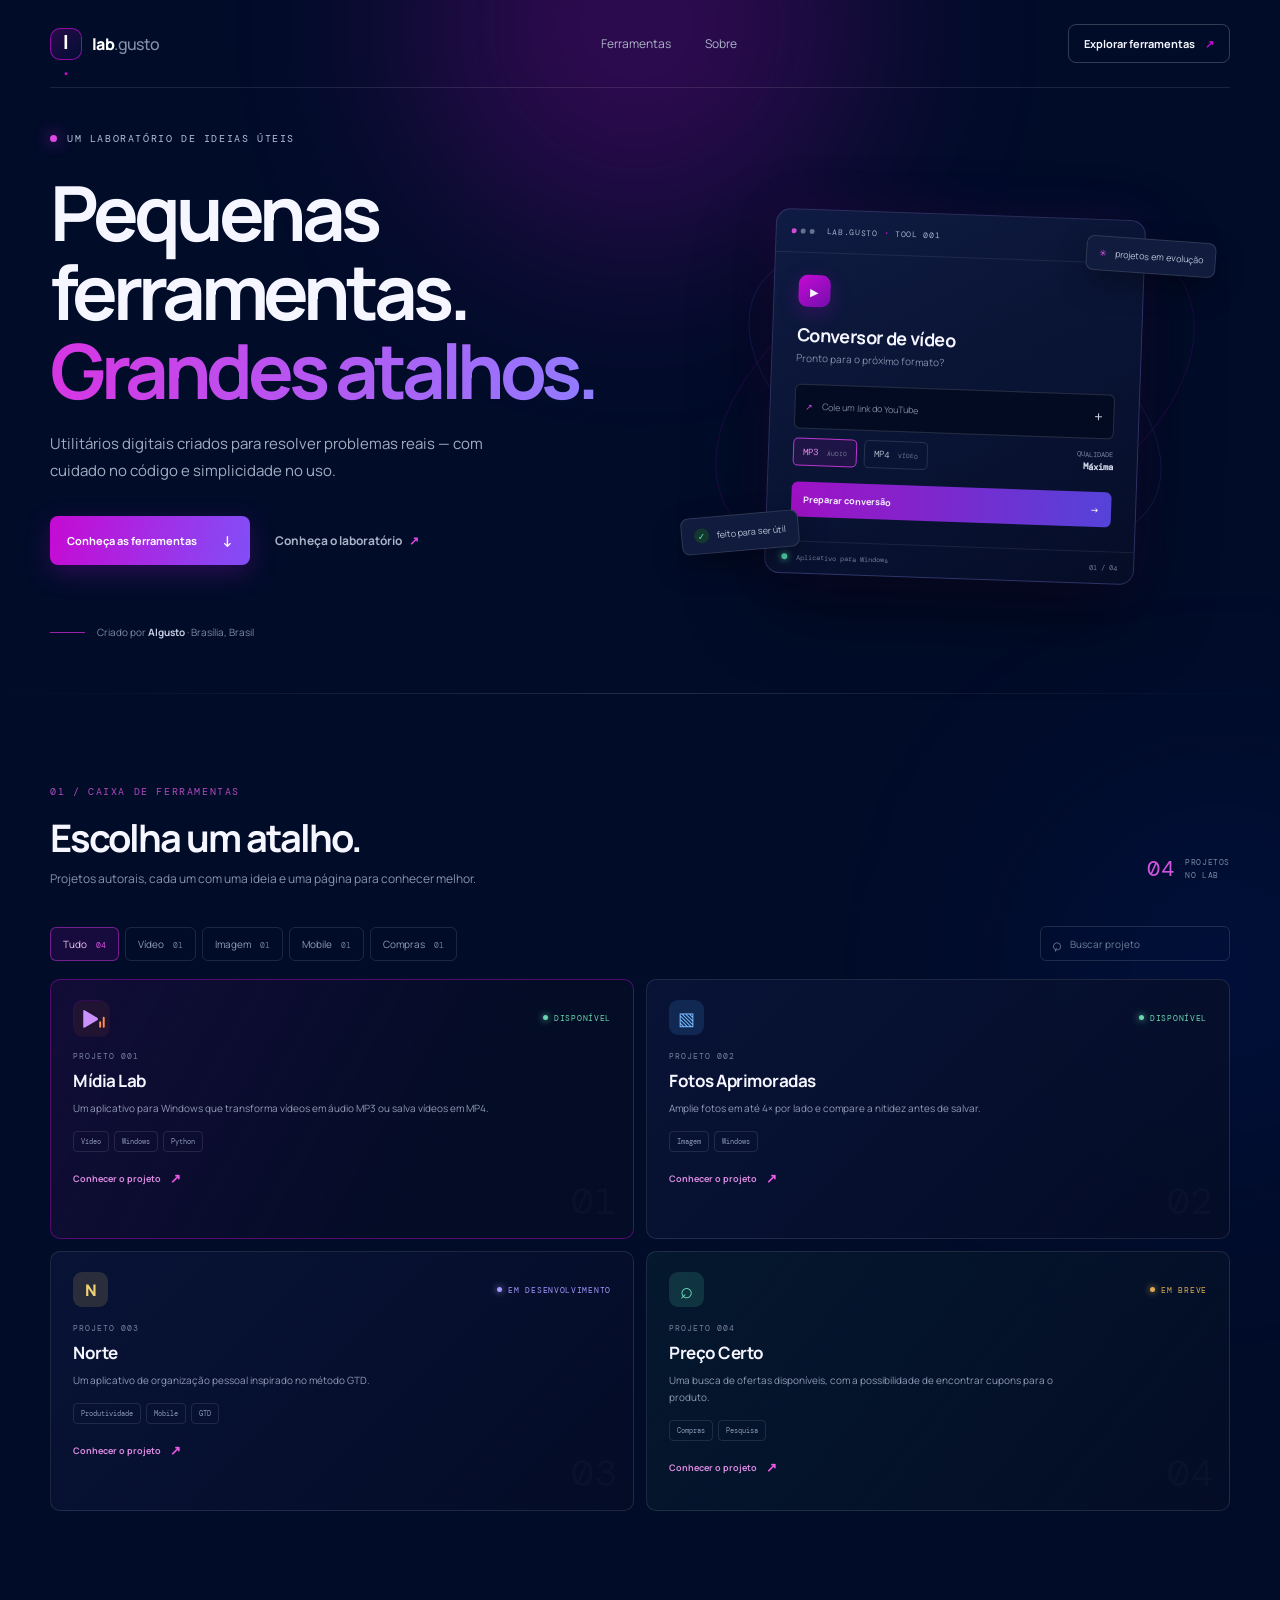
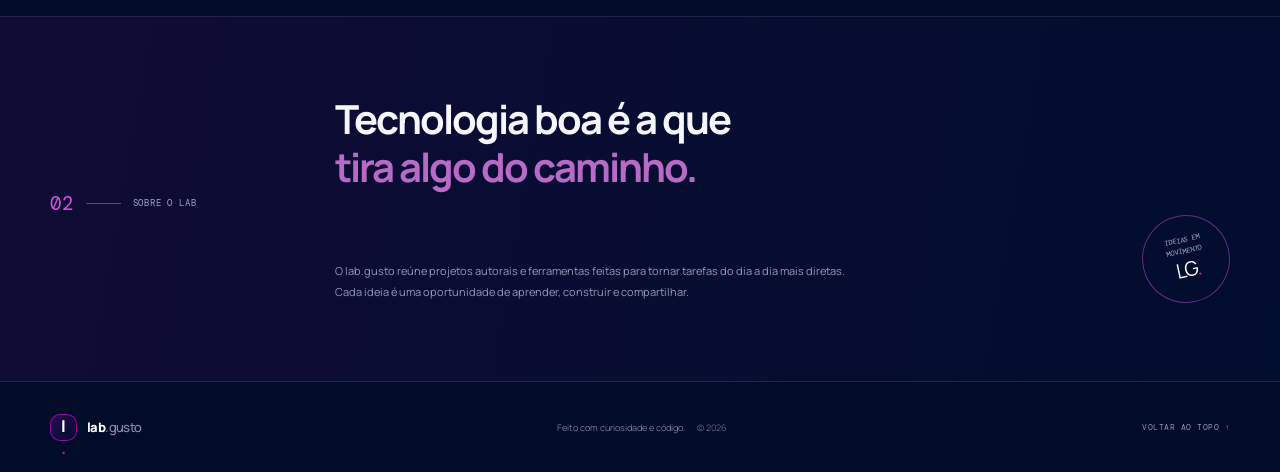
<file: index.html>
<!doctype html>
<html lang="pt-BR">
<head>
  <meta charset="utf-8" />
  <meta name="viewport" content="width=device-width, initial-scale=1" />
  <meta name="theme-color" content="#010C29" />
  <meta name="description" content="Ferramentas digitais úteis, criadas por Algusto. Conheça projetos e utilitários para o dia a dia." />
  <title>lab.gusto — ferramentas digitais</title>
  <link rel="preconnect" href="https://fonts.googleapis.com">
  <link rel="preconnect" href="https://fonts.gstatic.com" crossorigin>
  <link href="https://fonts.googleapis.com/css2?family=DM+Mono:wght@400;500&family=Manrope:wght@400;500;600;700;800&display=swap" rel="stylesheet">
  <link rel="stylesheet" href="styles.css" />
</head>
<body>
  <div class="ambient ambient-a"></div><div class="ambient ambient-b"></div>
  <header class="topbar wrap">
    <a class="brand" href="#inicio" aria-label="lab.gusto, início"><span class="brand-mark">l<span>.</span></span><span>lab<span class="brand-muted">.gusto</span></span></a>
    <nav class="nav-links" aria-label="Navegação principal">
      <a href="#ferramentas">Ferramentas</a><a href="#sobre">Sobre</a>
    </nav>
    <a class="header-cta" href="#ferramentas">Explorar ferramentas <span>↗</span></a>
  </header>

  <main>
    <section class="hero wrap" id="inicio">
      <div class="hero-copy">
        <div class="eyebrow"><span class="pulse"></span> UM LABORATÓRIO DE IDEIAS ÚTEIS</div>
        <h1>Pequenas ferramentas.<br><span>Grandes atalhos.</span></h1>
        <p class="hero-lede">Utilitários digitais criados para resolver problemas reais — com cuidado no código e simplicidade no uso.</p>
        <div class="hero-actions"><a class="button button-primary" href="#ferramentas">Conheça as ferramentas <span>↓</span></a><a class="text-link" href="#sobre">Conheça o laboratório <span>↗</span></a></div>
        <div class="hero-note"><span class="note-line"></span><span>Criado por <b>Algusto</b> · Brasília, Brasil</span></div>
      </div>
      <div class="hero-art" aria-label="Prévia de uma interface de ferramenta">
        <div class="orbit orbit-one"></div><div class="orbit orbit-two"></div>
        <div class="preview-card">
          <div class="preview-top"><div class="window-dots"><i></i><i></i><i></i></div><span class="preview-label">LAB.GUSTO <b>·</b> TOOL 001</span><span class="preview-more">•••</span></div>
          <div class="preview-inner"><div class="preview-icon">▶</div><div class="preview-title">Conversor de vídeo</div><div class="preview-sub">Pronto para o próximo formato?</div>
            <div class="preview-url"><span>↗</span> Cole um link do YouTube <span class="url-plus">+</span></div>
            <div class="format-row"><span class="format active">MP3 <small>ÁUDIO</small></span><span class="format">MP4 <small>VÍDEO</small></span><span class="format-quality">QUALIDADE<br><b>Máxima</b></span></div>
            <div class="preview-submit">Preparar conversão <span>→</span></div>
          </div>
          <div class="preview-foot"><span><i class="status-dot"></i> Aplicativo para Windows</span><span>01 / 04</span></div>
        </div>
        <div class="float-chip chip-top"><span>✳</span> projetos em evolução</div><div class="float-chip chip-bottom"><span class="chip-check">✓</span> feito para ser útil</div>
      </div>
      <div class="hero-gridline"></div>
    </section>

    <section class="tools-section wrap" id="ferramentas">
      <div class="section-heading"><div><div class="eyebrow section-eyebrow">01 / CAIXA DE FERRAMENTAS</div><h2>Escolha um atalho.</h2><p>Projetos autorais, cada um com uma ideia e uma página para conhecer melhor.</p></div><div class="tool-count"><span class="count-number">04</span><span>PROJETOS<br>NO LAB</span></div></div>
      <div class="tool-controls"><div class="filters" role="tablist" aria-label="Filtrar projetos"><button class="filter active" data-filter="todos">Tudo <span>04</span></button><button class="filter" data-filter="video">Vídeo <span>01</span></button><button class="filter" data-filter="imagem">Imagem <span>01</span></button><button class="filter" data-filter="mobile">Mobile <span>01</span></button><button class="filter" data-filter="compras">Compras <span>01</span></button></div><label class="search-box"><span>⌕</span><input id="search" type="search" placeholder="Buscar projeto" aria-label="Buscar projeto"></label></div>
      <div class="tool-grid" id="tool-grid">
        <a class="tool-card featured" href="projects/youtube-conversor.html" data-category="video" data-search="youtube mp3 mp4 vídeo conversor conversão baixar">
          <div class="card-top"><span class="tool-icon video-icon"><img src="projects/midia-lab.svg" width="38" height="38" alt=""></span><span class="availability"><i></i> DISPONÍVEL</span></div><div class="card-number">PROJETO 001</div><h3>Mídia Lab</h3><p>Um aplicativo para Windows que transforma vídeos em áudio MP3 ou salva vídeos em MP4.</p><div class="card-tags"><span>Vídeo</span><span>Windows</span><span>Python</span></div><span class="card-link">Conhecer o projeto <span>↗</span></span><span class="card-decoration">01</span>
        </a>
        <a class="tool-card" href="projects/fotos-aprimoradas.html" data-category="imagem" data-search="fotos aprimoradas imagem melhorar qualidade resolução">
          <div class="card-top"><span class="tool-icon photo-icon">▧</span><span class="availability"><i></i> DISPONÍVEL</span></div><div class="card-number">PROJETO 002</div><h3>Fotos Aprimoradas</h3><p>Amplie fotos em até 4× por lado e compare a nitidez antes de salvar.</p><div class="card-tags"><span>Imagem</span><span>Windows</span></div><span class="card-link">Conhecer o projeto <span>↗</span></span><span class="card-decoration">02</span>
        </a>
        <a class="tool-card" href="projects/norte.html" data-category="mobile" data-search="norte gtd produtividade aplicativo mobile tarefas projetos">
          <div class="card-top"><span class="tool-icon north-icon">N</span><span class="availability in-progress"><i></i> EM DESENVOLVIMENTO</span></div><div class="card-number">PROJETO 003</div><h3>Norte</h3><p>Um aplicativo de organização pessoal inspirado no método GTD.</p><div class="card-tags"><span>Produtividade</span><span>Mobile</span><span>GTD</span></div><span class="card-link">Conhecer o projeto <span>↗</span></span><span class="card-decoration">03</span>
        </a>
        <a class="tool-card price-card" href="projects/preco-certo.html" data-category="compras" data-search="preço certo preço produto estoque cupom desconto compras">
          <div class="card-top"><span class="tool-icon price-icon">⌕</span><span class="availability soon"><i></i> EM BREVE</span></div><div class="card-number">PROJETO 004</div><h3>Preço Certo</h3><p>Uma busca de ofertas disponíveis, com a possibilidade de encontrar cupons para o produto.</p><div class="card-tags"><span>Compras</span><span>Pesquisa</span></div><span class="card-link">Conhecer o projeto <span>↗</span></span><span class="card-decoration">04</span>
        </a>
      </div>
      <div class="empty-state" id="empty-state" hidden>Nenhuma ferramenta encontrada. Tente outro termo.</div>
    </section>

    <section class="about-section" id="sobre"><div class="wrap about-wrap"><div class="about-index"><span>02</span><span class="index-line"></span> SOBRE O LAB</div><div class="about-content"><h2>Tecnologia boa é a que<br><span>tira algo do caminho.</span></h2><div class="about-bottom"><p>O lab.gusto reúne projetos autorais e ferramentas feitas para tornar tarefas do dia a dia mais diretas. Cada ideia é uma oportunidade de aprender, construir e compartilhar.</p><div class="about-stamp"><span>IDEIAS EM<br> MOVIMENTO</span><b>LG<span>.</span></b></div></div></div></div></section>
  </main>

  <footer class="footer wrap"><a class="brand footer-brand" href="#inicio"><span class="brand-mark">l<span>.</span></span><span>lab<span class="brand-muted">.gusto</span></span></a><span class="footer-copy">Feito com curiosidade e código. <span>© 2026</span></span><a class="back-top" href="#inicio">VOLTAR AO TOPO ↑</a></footer>

  <script src="app.js"></script>
</body>
</html>
</file>
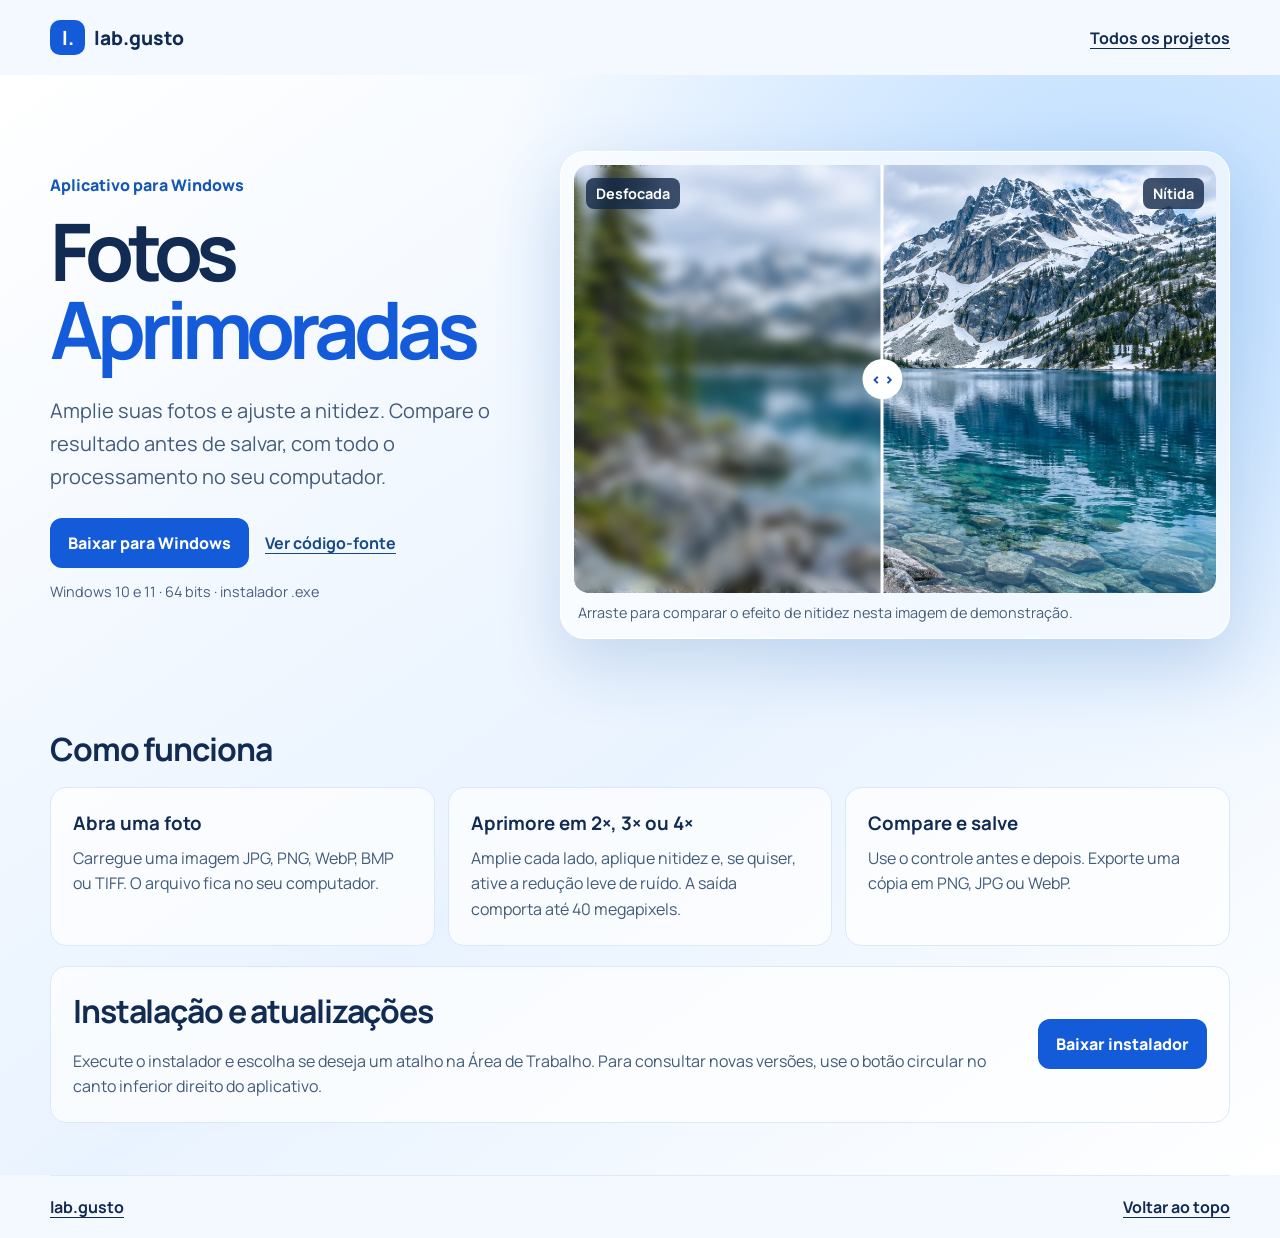
<file: projects/fotos-aprimoradas.html>
<!doctype html>
<html lang="pt-BR">
<head>
  <meta charset="utf-8">
  <meta name="viewport" content="width=device-width, initial-scale=1">
  <meta name="theme-color" content="#edf5ff">
  <meta name="description" content="Amplie suas fotos em até 4× por lado com o aplicativo para Windows do Lab Gusto.">
  <title>Fotos Aprimoradas — lab.gusto</title>
  <link rel="preconnect" href="https://fonts.googleapis.com">
  <link rel="preconnect" href="https://fonts.gstatic.com" crossorigin>
  <link href="https://fonts.googleapis.com/css2?family=Manrope:wght@400;500;600;700;800&display=swap" rel="stylesheet">
  <link rel="stylesheet" href="fotos.css">
  <script src="fotos.js" defer></script>
</head>
<body id="top">
  <header class="shell top">
    <a class="brand" href="../index.html#inicio" aria-label="Lab Gusto, início"><span class="brand-icon">l.</span> lab.gusto</a>
    <a href="../index.html#ferramentas">Todos os projetos</a>
  </header>
  <main>
    <section class="shell hero">
      <div class="intro">
        <p class="platform">Aplicativo para Windows</p>
        <h1>Fotos<br><span>Aprimoradas</span></h1>
        <p class="lede">Amplie suas fotos e ajuste a nitidez. Compare o resultado antes de salvar, com todo o processamento no seu computador.</p>
        <div class="actions">
          <a class="download" href="https://github.com/Algusto-RC/fotos-aprimoradas/releases/latest/download/labGusto-Fotos-Aprimoradas-Setup.exe">Baixar para Windows</a>
          <a class="source" href="https://github.com/Algusto-RC/fotos-aprimoradas">Ver código-fonte</a>
        </div>
        <p class="details">Windows 10 e 11 · 64 bits · instalador .exe</p>
      </div>
      <figure class="showcase" id="showcase">
        <div class="image-frame">
          <img src="fotos-demo.jpg" alt="Lago azul cercado por montanhas" width="1200" height="800">
          <img class="blurred" src="fotos-demo.jpg" alt="" aria-hidden="true" width="1200" height="800">
          <span class="comparison-tag before">Desfocada</span>
          <span class="comparison-tag after">Nítida</span>
          <span class="divider" aria-hidden="true"><span>‹ ›</span></span>
          <input id="comparison" type="range" min="0" max="100" value="48" aria-label="Comparar a foto desfocada com a foto nítida">
        </div>
        <figcaption>Arraste para comparar o efeito de nitidez nesta imagem de demonstração.</figcaption>
      </figure>
    </section>
    <section class="shell workflow" aria-labelledby="how">
      <h2 id="how">Como funciona</h2>
      <div class="features">
        <article><h3>Abra uma foto</h3><p>Carregue uma imagem JPG, PNG, WebP, BMP ou TIFF. O arquivo fica no seu computador.</p></article>
        <article><h3>Aprimore em 2×, 3× ou 4×</h3><p>Amplie cada lado, aplique nitidez e, se quiser, ative a redução leve de ruído. A saída comporta até 40 megapixels.</p></article>
        <article><h3>Compare e salve</h3><p>Use o controle antes e depois. Exporte uma cópia em PNG, JPG ou WebP.</p></article>
      </div>
      <div class="install"><div><h2>Instalação e atualizações</h2><p>Execute o instalador e escolha se deseja um atalho na Área de Trabalho. Para consultar novas versões, use o botão circular no canto inferior direito do aplicativo.</p></div><a class="download" href="https://github.com/Algusto-RC/fotos-aprimoradas/releases/latest/download/labGusto-Fotos-Aprimoradas-Setup.exe">Baixar instalador</a></div>
    </section>
  </main>
  <footer class="shell footer"><a href="../index.html#inicio">lab.gusto</a><a href="#top">Voltar ao topo</a></footer>
</body>
</html>
</file>
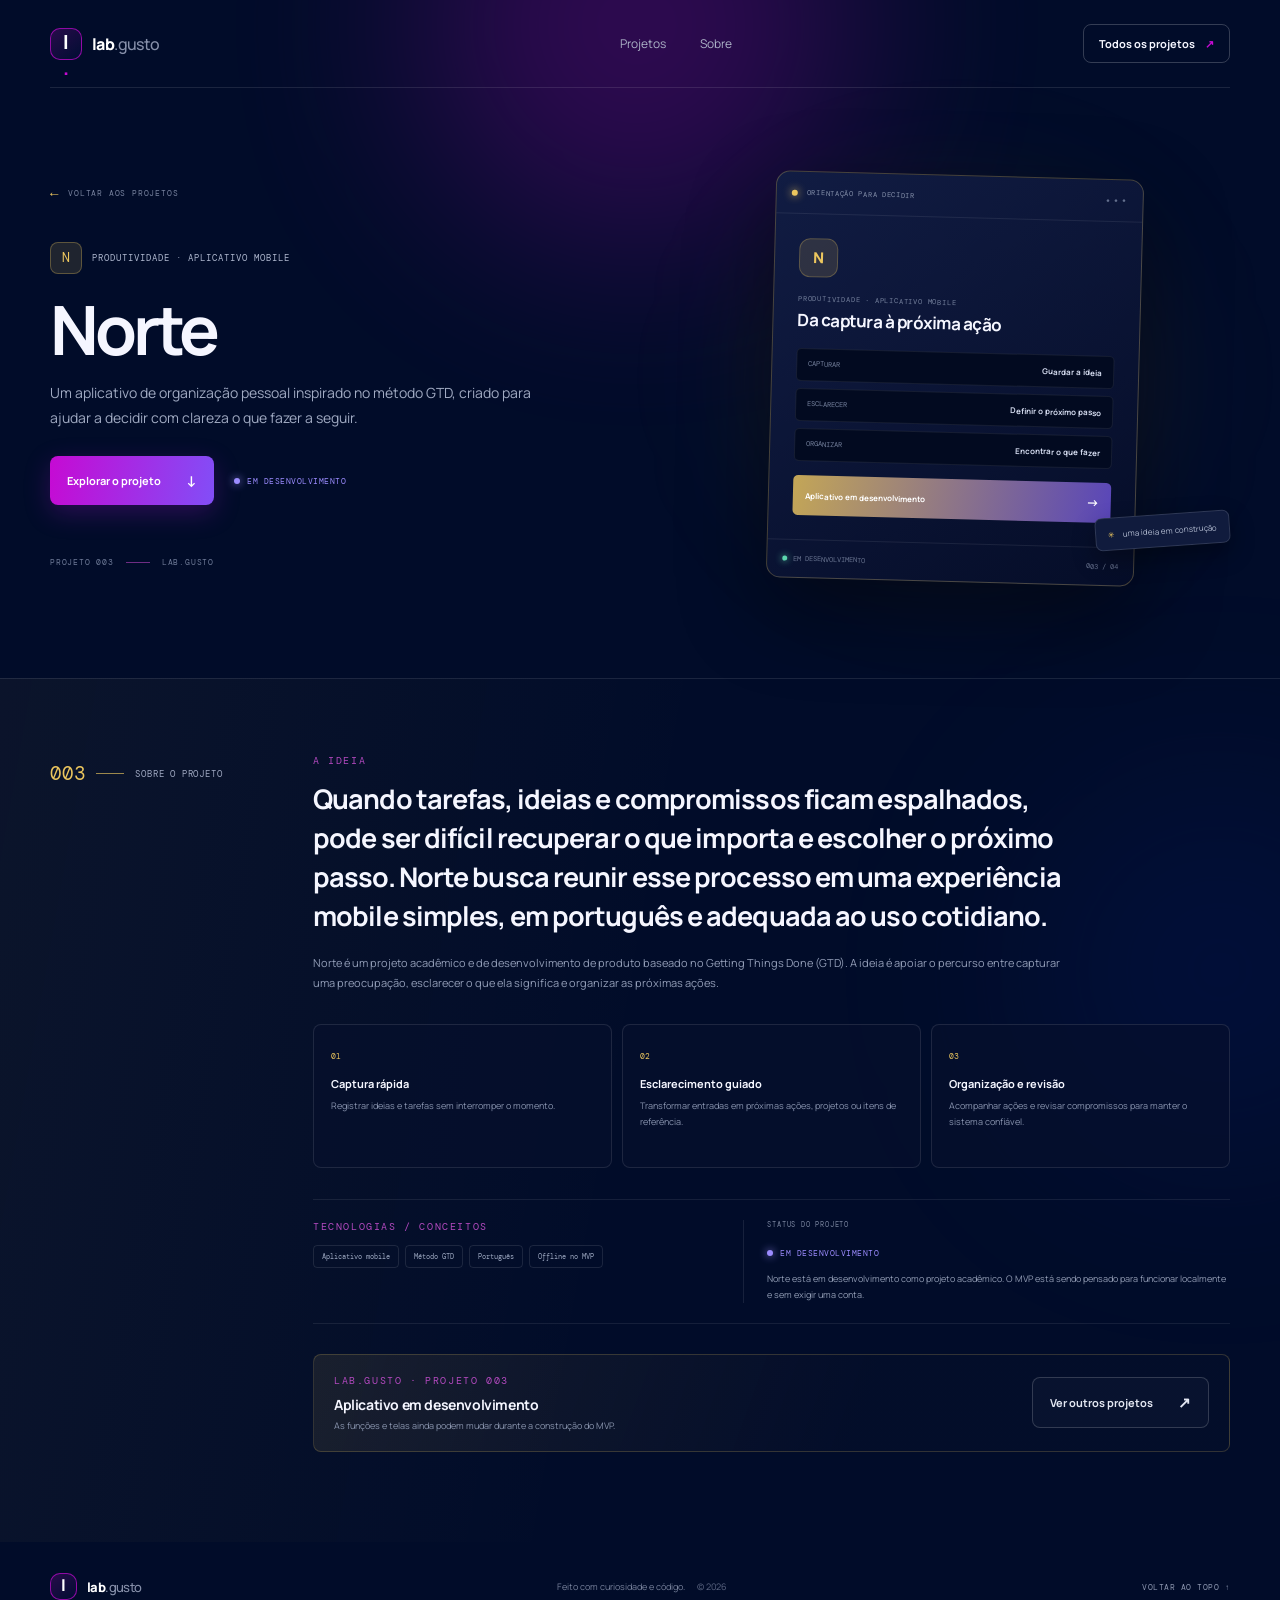
<file: projects/norte.html>
<!doctype html>
<html lang="pt-BR">
<head>
  <meta charset="utf-8" />
  <meta name="viewport" content="width=device-width, initial-scale=1" />
  <meta name="theme-color" content="#010C29" />
  <meta name="description" content="Um aplicativo de organização pessoal inspirado no método GTD, criado para ajudar a decidir com clareza o que fazer a seguir." />
  <title>Norte — lab.gusto</title>
  <link rel="preconnect" href="https://fonts.googleapis.com">
  <link rel="preconnect" href="https://fonts.gstatic.com" crossorigin>
  <link href="https://fonts.googleapis.com/css2?family=DM+Mono:wght@400;500&family=Manrope:wght@400;500;600;700;800&display=swap" rel="stylesheet">
  <link rel="stylesheet" href="../styles.css" />
  <link rel="stylesheet" href="project.css" />
</head>
<body class="project-page project-norte">
  <div class="ambient ambient-a"></div><div class="ambient ambient-b"></div>
  <header class="topbar wrap">
    <a class="brand" href="../index.html#inicio" aria-label="lab.gusto, início"><span class="brand-mark">l<span>.</span></span><span>lab<span class="brand-muted">.gusto</span></span></a>
    <nav class="nav-links" aria-label="Navegação principal"><a href="../index.html#ferramentas">Projetos</a><a href="../index.html#sobre">Sobre</a></nav>
    <a class="header-cta" href="../index.html#ferramentas">Todos os projetos <span>↗</span></a>
  </header>
  <main>
    <section class="project-hero wrap">
      <div class="project-copy">
        <a class="back-link" href="../index.html#ferramentas"><span>←</span> VOLTAR AOS PROJETOS</a>
        <div class="project-eyebrow"><span class="project-icon">N</span><span>PRODUTIVIDADE · APLICATIVO MOBILE</span></div>
        <h1>Norte</h1>
        <p class="project-lede">Um aplicativo de organização pessoal inspirado no método GTD, criado para ajudar a decidir com clareza o que fazer a seguir.</p>
        <div class="project-actions"><a class="button button-primary" href="#sobre-o-projeto">Explorar o projeto <span>↓</span></a><span class="project-status progress"><i></i>EM DESENVOLVIMENTO</span></div>
        <div class="project-meta"><span>PROJETO 003</span><span class="meta-sep"></span><span>LAB.GUSTO</span></div>
      </div>
      <div class="project-showcase" aria-label="Resumo visual do projeto">
        <div class="showcase-glow"></div><div class="showcase-card">
          <div class="showcase-head"><span class="showcase-dot"></span><span>ORIENTAÇÃO PARA DECIDIR</span><b>···</b></div>
          <div class="showcase-main"><div class="showcase-symbol">N</div><p class="showcase-kicker">PRODUTIVIDADE · APLICATIVO MOBILE</p><h2>Da captura à próxima ação</h2><div class="mock-rows"><div class="mock-row"><span>CAPTURAR</span><b>Guardar a ideia</b></div><div class="mock-row"><span>ESCLARECER</span><b>Definir o próximo passo</b></div><div class="mock-row"><span>ORGANIZAR</span><b>Encontrar o que fazer</b></div></div><div class="showcase-button">Aplicativo em desenvolvimento<span>→</span></div></div>
          <div class="showcase-foot"><span><i></i>EM DESENVOLVIMENTO</span><span>003 / 04</span></div>
        </div><div class="showcase-note"><span>✳</span> uma ideia em construção</div>
      </div>
    </section>
    <section class="project-content" id="sobre-o-projeto"><div class="wrap project-content-grid">
      <aside class="project-index"><span>003</span><span class="index-line"></span> SOBRE O PROJETO</aside>
      <div class="project-main-copy"><div class="content-heading"><div class="eyebrow section-eyebrow">A IDEIA</div><h2>Quando tarefas, ideias e compromissos ficam espalhados, pode ser difícil recuperar o que importa e escolher o próximo passo. Norte busca reunir esse processo em uma experiência mobile simples, em português e adequada ao uso cotidiano.</h2></div><p class="project-description">Norte é um projeto acadêmico e de desenvolvimento de produto baseado no Getting Things Done (GTD). A ideia é apoiar o percurso entre capturar uma preocupação, esclarecer o que ela significa e organizar as próximas ações.</p>
        <div class="feature-grid"><article class="feature-item"><span class="feature-number">01</span><h3>Captura rápida</h3><p>Registrar ideias e tarefas sem interromper o momento.</p></article><article class="feature-item"><span class="feature-number">02</span><h3>Esclarecimento guiado</h3><p>Transformar entradas em próximas ações, projetos ou itens de referência.</p></article><article class="feature-item"><span class="feature-number">03</span><h3>Organização e revisão</h3><p>Acompanhar ações e revisar compromissos para manter o sistema confiável.</p></article></div>
        <div class="project-lower"><div class="tech-block"><div class="eyebrow section-eyebrow">TECNOLOGIAS / CONCEITOS</div><div class="tech-tags"><span class="tech-tag">Aplicativo mobile</span><span class="tech-tag">Método GTD</span><span class="tech-tag">Português</span><span class="tech-tag">Offline no MVP</span></div></div><div class="status-block"><span class="status-label">STATUS DO PROJETO</span><b class="project-status progress"><i></i>EM DESENVOLVIMENTO</b><p>Norte está em desenvolvimento como projeto acadêmico. O MVP está sendo pensado para funcionar localmente e sem exigir uma conta.</p></div></div>
        <div class="project-bottom-cta"><div><span class="eyebrow section-eyebrow">LAB.GUSTO · PROJETO 003</span><h3>Aplicativo em desenvolvimento</h3><p>As funções e telas ainda podem mudar durante a construção do MVP.</p></div><a class="button button-outline" href="../index.html#ferramentas">Ver outros projetos <span>↗</span></a></div>
      </div>
    </div></section>
  </main>
  <footer class="footer wrap"><a class="brand footer-brand" href="../index.html#inicio"><span class="brand-mark">l<span>.</span></span><span>lab<span class="brand-muted">.gusto</span></span></a><span class="footer-copy">Feito com curiosidade e código. <span>© 2026</span></span><a class="back-top" href="#top">VOLTAR AO TOPO ↑</a></footer>
</body>
</html>
</file>
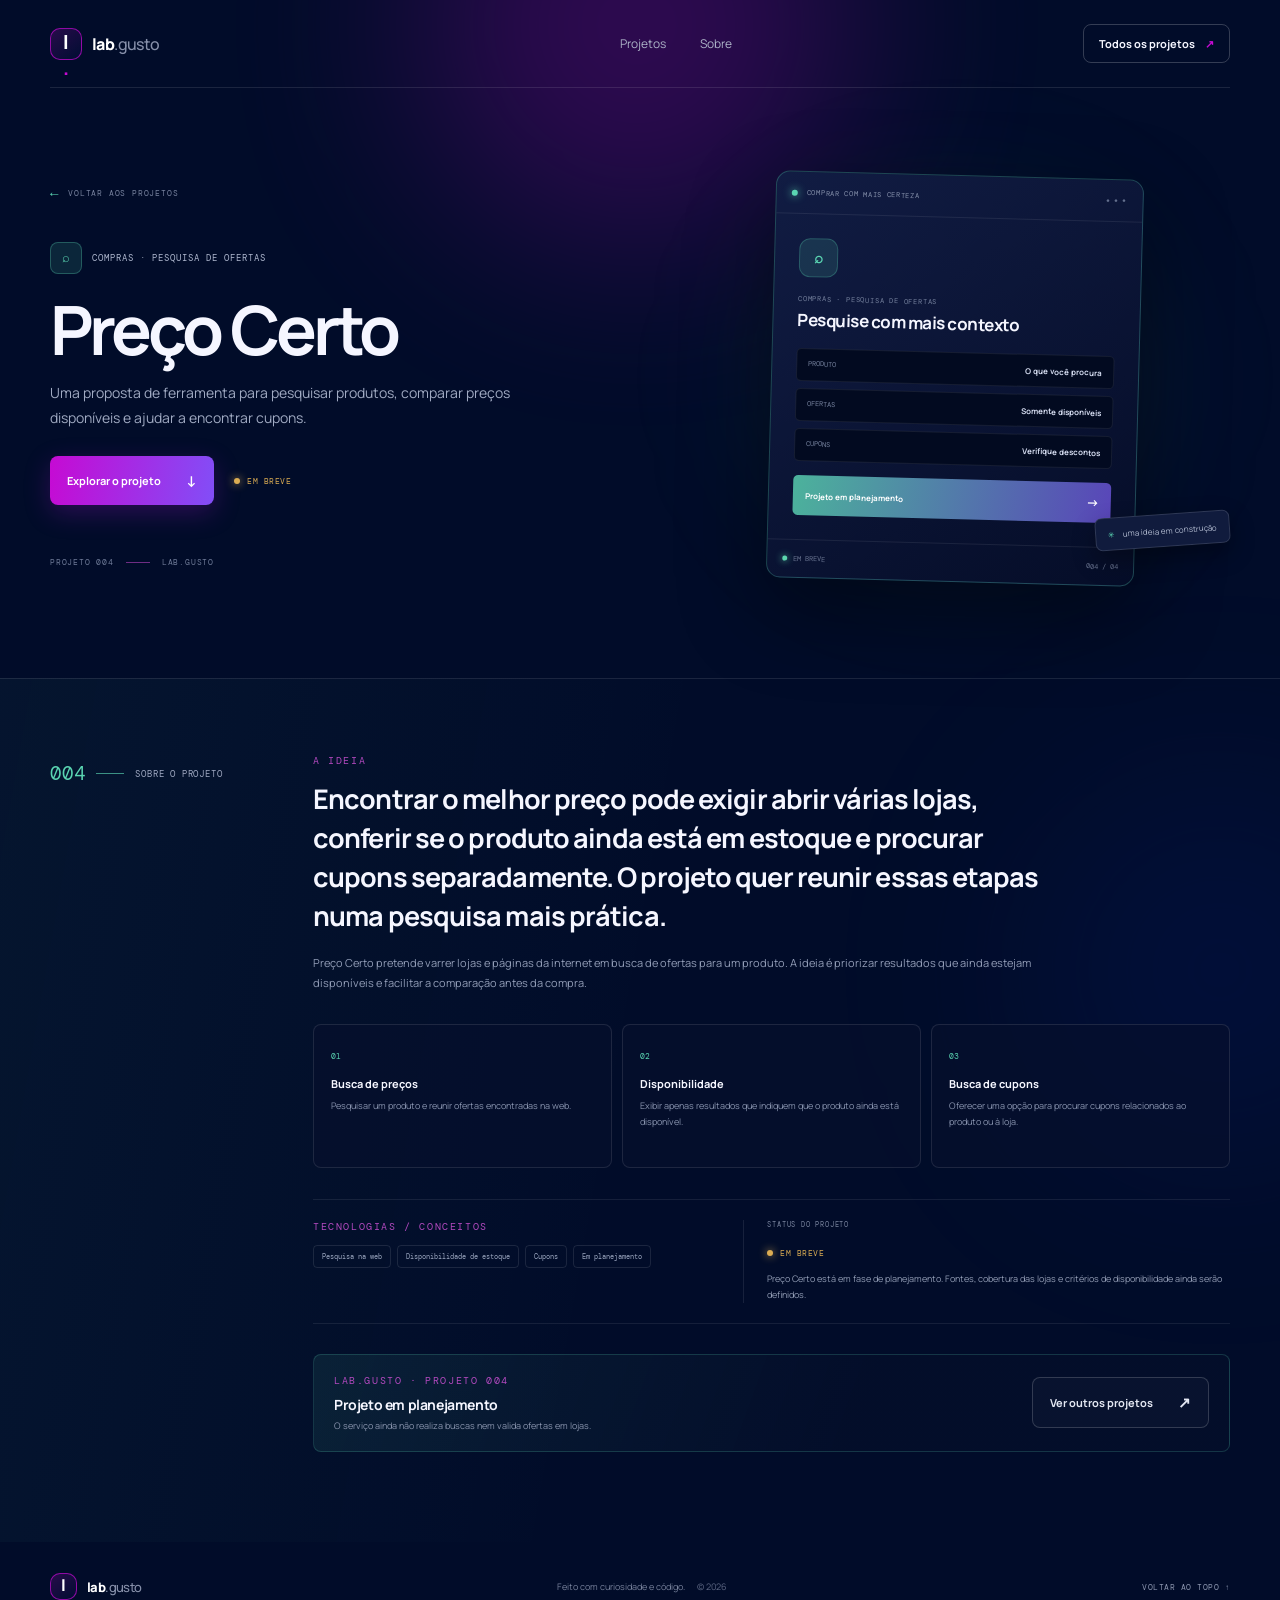
<file: projects/preco-certo.html>
<!doctype html>
<html lang="pt-BR">
<head>
  <meta charset="utf-8" />
  <meta name="viewport" content="width=device-width, initial-scale=1" />
  <meta name="theme-color" content="#010C29" />
  <meta name="description" content="Uma proposta de ferramenta para pesquisar produtos, comparar preços disponíveis e ajudar a encontrar cupons." />
  <title>Preço Certo — lab.gusto</title>
  <link rel="preconnect" href="https://fonts.googleapis.com">
  <link rel="preconnect" href="https://fonts.gstatic.com" crossorigin>
  <link href="https://fonts.googleapis.com/css2?family=DM+Mono:wght@400;500&family=Manrope:wght@400;500;600;700;800&display=swap" rel="stylesheet">
  <link rel="stylesheet" href="../styles.css" />
  <link rel="stylesheet" href="project.css" />
</head>
<body class="project-page project-price">
  <div class="ambient ambient-a"></div><div class="ambient ambient-b"></div>
  <header class="topbar wrap">
    <a class="brand" href="../index.html#inicio" aria-label="lab.gusto, início"><span class="brand-mark">l<span>.</span></span><span>lab<span class="brand-muted">.gusto</span></span></a>
    <nav class="nav-links" aria-label="Navegação principal"><a href="../index.html#ferramentas">Projetos</a><a href="../index.html#sobre">Sobre</a></nav>
    <a class="header-cta" href="../index.html#ferramentas">Todos os projetos <span>↗</span></a>
  </header>
  <main>
    <section class="project-hero wrap">
      <div class="project-copy">
        <a class="back-link" href="../index.html#ferramentas"><span>←</span> VOLTAR AOS PROJETOS</a>
        <div class="project-eyebrow"><span class="project-icon">⌕</span><span>COMPRAS · PESQUISA DE OFERTAS</span></div>
        <h1>Preço Certo</h1>
        <p class="project-lede">Uma proposta de ferramenta para pesquisar produtos, comparar preços disponíveis e ajudar a encontrar cupons.</p>
        <div class="project-actions"><a class="button button-primary" href="#sobre-o-projeto">Explorar o projeto <span>↓</span></a><span class="project-status soon"><i></i>EM BREVE</span></div>
        <div class="project-meta"><span>PROJETO 004</span><span class="meta-sep"></span><span>LAB.GUSTO</span></div>
      </div>
      <div class="project-showcase" aria-label="Resumo visual do projeto">
        <div class="showcase-glow"></div><div class="showcase-card">
          <div class="showcase-head"><span class="showcase-dot"></span><span>COMPRAR COM MAIS CERTEZA</span><b>···</b></div>
          <div class="showcase-main"><div class="showcase-symbol">⌕</div><p class="showcase-kicker">COMPRAS · PESQUISA DE OFERTAS</p><h2>Pesquise com mais contexto</h2><div class="mock-rows"><div class="mock-row"><span>PRODUTO</span><b>O que você procura</b></div><div class="mock-row"><span>OFERTAS</span><b>Somente disponíveis</b></div><div class="mock-row"><span>CUPONS</span><b>Verifique descontos</b></div></div><div class="showcase-button">Projeto em planejamento<span>→</span></div></div>
          <div class="showcase-foot"><span><i></i>EM BREVE</span><span>004 / 04</span></div>
        </div><div class="showcase-note"><span>✳</span> uma ideia em construção</div>
      </div>
    </section>
    <section class="project-content" id="sobre-o-projeto"><div class="wrap project-content-grid">
      <aside class="project-index"><span>004</span><span class="index-line"></span> SOBRE O PROJETO</aside>
      <div class="project-main-copy"><div class="content-heading"><div class="eyebrow section-eyebrow">A IDEIA</div><h2>Encontrar o melhor preço pode exigir abrir várias lojas, conferir se o produto ainda está em estoque e procurar cupons separadamente. O projeto quer reunir essas etapas numa pesquisa mais prática.</h2></div><p class="project-description">Preço Certo pretende varrer lojas e páginas da internet em busca de ofertas para um produto. A ideia é priorizar resultados que ainda estejam disponíveis e facilitar a comparação antes da compra.</p>
        <div class="feature-grid"><article class="feature-item"><span class="feature-number">01</span><h3>Busca de preços</h3><p>Pesquisar um produto e reunir ofertas encontradas na web.</p></article><article class="feature-item"><span class="feature-number">02</span><h3>Disponibilidade</h3><p>Exibir apenas resultados que indiquem que o produto ainda está disponível.</p></article><article class="feature-item"><span class="feature-number">03</span><h3>Busca de cupons</h3><p>Oferecer uma opção para procurar cupons relacionados ao produto ou à loja.</p></article></div>
        <div class="project-lower"><div class="tech-block"><div class="eyebrow section-eyebrow">TECNOLOGIAS / CONCEITOS</div><div class="tech-tags"><span class="tech-tag">Pesquisa na web</span><span class="tech-tag">Disponibilidade de estoque</span><span class="tech-tag">Cupons</span><span class="tech-tag">Em planejamento</span></div></div><div class="status-block"><span class="status-label">STATUS DO PROJETO</span><b class="project-status soon"><i></i>EM BREVE</b><p>Preço Certo está em fase de planejamento. Fontes, cobertura das lojas e critérios de disponibilidade ainda serão definidos.</p></div></div>
        <div class="project-bottom-cta"><div><span class="eyebrow section-eyebrow">LAB.GUSTO · PROJETO 004</span><h3>Projeto em planejamento</h3><p>O serviço ainda não realiza buscas nem valida ofertas em lojas.</p></div><a class="button button-outline" href="../index.html#ferramentas">Ver outros projetos <span>↗</span></a></div>
      </div>
    </div></section>
  </main>
  <footer class="footer wrap"><a class="brand footer-brand" href="../index.html#inicio"><span class="brand-mark">l<span>.</span></span><span>lab<span class="brand-muted">.gusto</span></span></a><span class="footer-copy">Feito com curiosidade e código. <span>© 2026</span></span><a class="back-top" href="#top">VOLTAR AO TOPO ↑</a></footer>
</body>
</html>
</file>
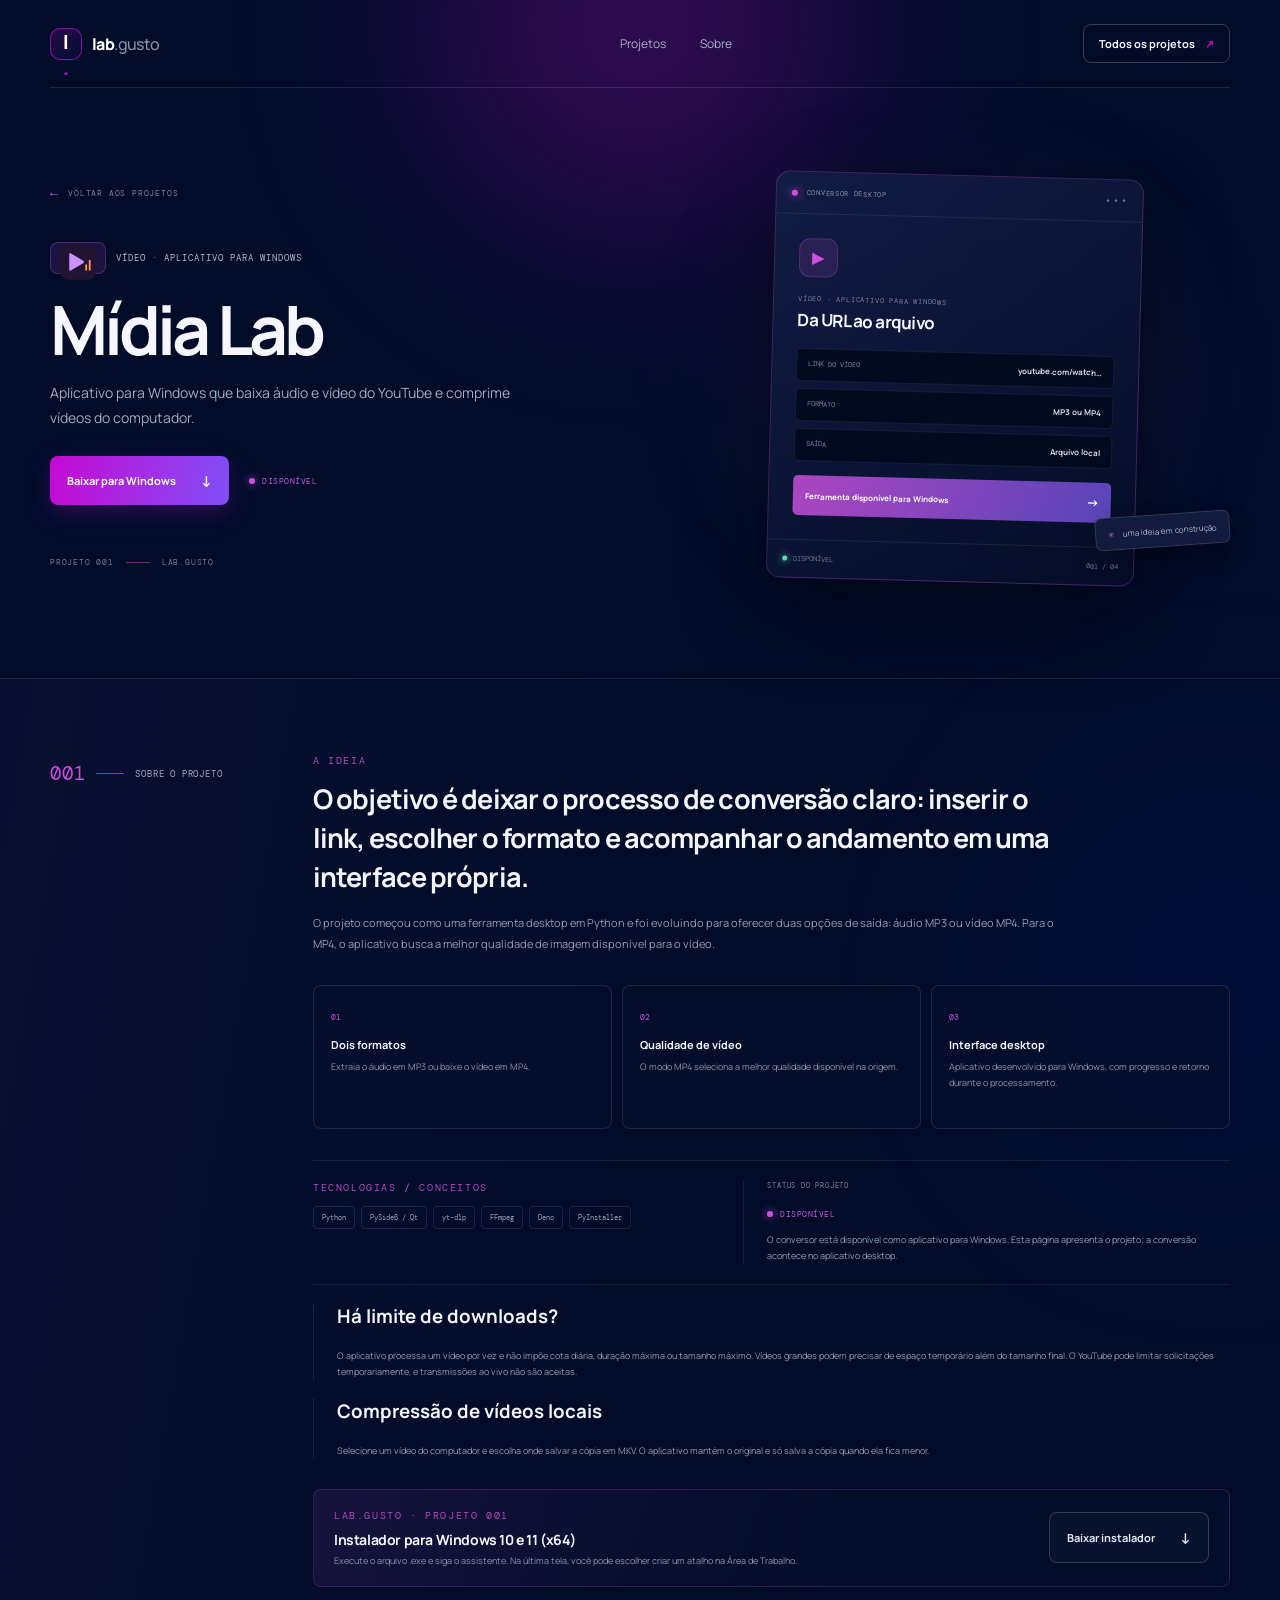
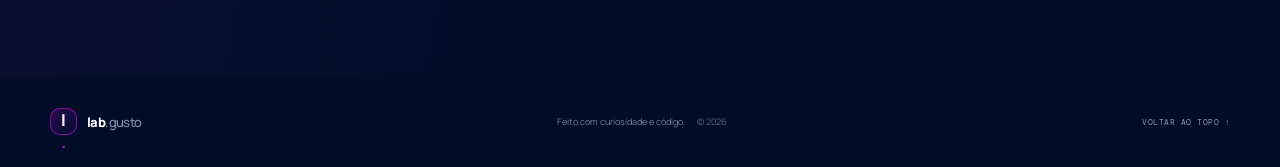
<file: projects/youtube-conversor.html>
<!doctype html>
<html lang="pt-BR">
<head>
  <meta charset="utf-8" />
  <meta name="viewport" content="width=device-width, initial-scale=1" />
  <meta name="theme-color" content="#010C29" />
  <meta name="description" content="Aplicativo para Windows que baixa áudio e vídeo do YouTube e comprime vídeos do computador." />
  <title>Mídia Lab — lab.gusto</title>
  <link rel="preconnect" href="https://fonts.googleapis.com">
  <link rel="preconnect" href="https://fonts.gstatic.com" crossorigin>
  <link href="https://fonts.googleapis.com/css2?family=DM+Mono:wght@400;500&family=Manrope:wght@400;500;600;700;800&display=swap" rel="stylesheet">
  <link rel="stylesheet" href="../styles.css" />
  <link rel="stylesheet" href="project.css" />
</head>
<body class="project-page project-youtube">
  <div class="ambient ambient-a"></div><div class="ambient ambient-b"></div>
  <header class="topbar wrap">
    <a class="brand" href="../index.html#inicio" aria-label="lab.gusto, início"><span class="brand-mark">l<span>.</span></span><span>lab<span class="brand-muted">.gusto</span></span></a>
    <nav class="nav-links" aria-label="Navegação principal"><a href="../index.html#ferramentas">Projetos</a><a href="../index.html#sobre">Sobre</a></nav>
    <a class="header-cta" href="../index.html#ferramentas">Todos os projetos <span>↗</span></a>
  </header>
  <main>
    <section class="project-hero wrap">
      <div class="project-copy">
        <a class="back-link" href="../index.html#ferramentas"><span>←</span> VOLTAR AOS PROJETOS</a>
        <div class="project-eyebrow"><span class="project-icon"><img src="midia-lab.svg" width="38" height="38" alt=""></span><span>VÍDEO · APLICATIVO PARA WINDOWS</span></div>
        <h1>Mídia Lab</h1>
        <p class="project-lede">Aplicativo para Windows que baixa áudio e vídeo do YouTube e comprime vídeos do computador.</p>
        <div class="project-actions"><a class="button button-primary" href="https://github.com/Algusto-RC/lab.gusto/releases/download/youtube-conversor-v1.3.0/labGusto-YouTube-Conversor-Setup.exe">Baixar para Windows <span>↓</span></a><span class="project-status available"><i></i>DISPONÍVEL</span></div>
        <div class="project-meta"><span>PROJETO 001</span><span class="meta-sep"></span><span>LAB.GUSTO</span></div>
      </div>
      <div class="project-showcase" aria-label="Resumo visual do projeto">
        <div class="showcase-glow"></div><div class="showcase-card">
          <div class="showcase-head"><span class="showcase-dot"></span><span>CONVERSOR DESKTOP</span><b>···</b></div>
          <div class="showcase-main"><div class="showcase-symbol">▶</div><p class="showcase-kicker">VÍDEO · APLICATIVO PARA WINDOWS</p><h2>Da URL ao arquivo</h2><div class="mock-rows"><div class="mock-row"><span>LINK DO VÍDEO</span><b>youtube.com/watch…</b></div><div class="mock-row"><span>FORMATO</span><b>MP3 ou MP4</b></div><div class="mock-row"><span>SAÍDA</span><b>Arquivo local</b></div></div><div class="showcase-button">Ferramenta disponível para Windows<span>→</span></div></div>
          <div class="showcase-foot"><span><i></i>DISPONÍVEL</span><span>001 / 04</span></div>
        </div><div class="showcase-note"><span>✳</span> uma ideia em construção</div>
      </div>
    </section>
    <section class="project-content" id="sobre-o-projeto"><div class="wrap project-content-grid">
      <aside class="project-index"><span>001</span><span class="index-line"></span> SOBRE O PROJETO</aside>
      <div class="project-main-copy"><div class="content-heading"><div class="eyebrow section-eyebrow">A IDEIA</div><h2>O objetivo é deixar o processo de conversão claro: inserir o link, escolher o formato e acompanhar o andamento em uma interface própria.</h2></div><p class="project-description">O projeto começou como uma ferramenta desktop em Python e foi evoluindo para oferecer duas opções de saída: áudio MP3 ou vídeo MP4. Para o MP4, o aplicativo busca a melhor qualidade de imagem disponível para o vídeo.</p>
        <div class="feature-grid"><article class="feature-item"><span class="feature-number">01</span><h3>Dois formatos</h3><p>Extraia o áudio em MP3 ou baixe o vídeo em MP4.</p></article><article class="feature-item"><span class="feature-number">02</span><h3>Qualidade de vídeo</h3><p>O modo MP4 seleciona a melhor qualidade disponível na origem.</p></article><article class="feature-item"><span class="feature-number">03</span><h3>Interface desktop</h3><p>Aplicativo desenvolvido para Windows, com progresso e retorno durante o processamento.</p></article></div>
        <div class="project-lower"><div class="tech-block"><div class="eyebrow section-eyebrow">TECNOLOGIAS / CONCEITOS</div><div class="tech-tags"><span class="tech-tag">Python</span><span class="tech-tag">PySide6 / Qt</span><span class="tech-tag">yt-dlp</span><span class="tech-tag">FFmpeg</span><span class="tech-tag">Deno</span><span class="tech-tag">PyInstaller</span></div></div><div class="status-block"><span class="status-label">STATUS DO PROJETO</span><b class="project-status available"><i></i>DISPONÍVEL</b><p>O conversor está disponível como aplicativo para Windows. Esta página apresenta o projeto; a conversão acontece no aplicativo desktop.</p></div></div>
        <div class="status-block"><h3>Há limite de downloads?</h3><p>O aplicativo processa um vídeo por vez e não impõe cota diária, duração máxima ou tamanho máximo. Vídeos grandes podem precisar de espaço temporário além do tamanho final. O YouTube pode limitar solicitações temporariamente, e transmissões ao vivo não são aceitas.</p></div>
        <div class="status-block"><h3>Compressão de vídeos locais</h3><p>Selecione um vídeo do computador e escolha onde salvar a cópia em MKV. O aplicativo mantém o original e só salva a cópia quando ela fica menor.</p></div>
        <div class="project-bottom-cta"><div><span class="eyebrow section-eyebrow">LAB.GUSTO · PROJETO 001</span><h3>Instalador para Windows 10 e 11 (x64)</h3><p>Execute o arquivo .exe e siga o assistente. Na última tela, você pode escolher criar um atalho na Área de Trabalho.</p></div><a class="button button-outline" href="https://github.com/Algusto-RC/lab.gusto/releases/download/youtube-conversor-v1.3.0/labGusto-YouTube-Conversor-Setup.exe">Baixar instalador <span>↓</span></a></div>
      </div>
    </div></section>
  </main>
  <footer class="footer wrap"><a class="brand footer-brand" href="../index.html#inicio"><span class="brand-mark">l<span>.</span></span><span>lab<span class="brand-muted">.gusto</span></span></a><span class="footer-copy">Feito com curiosidade e código. <span>© 2026</span></span><a class="back-top" href="#top">VOLTAR AO TOPO ↑</a></footer>
</body>
</html>
</file>
<file: styles.css>
:root{--ink:#010C29;--navy:#020F41;--blue:#02165B;--purple:#9207A6;--pink:#C60AD3;--paper:#f5f6fa;--muted:#8d95ac;--line:rgba(255,255,255,.12);--font:'Manrope',sans-serif;--mono:'DM Mono',monospace}*{box-sizing:border-box}html{scroll-behavior:smooth;scroll-padding-top:90px}body{margin:0;background:var(--ink);color:#f5f6ff;font-family:var(--font);overflow-x:hidden}.wrap{width:min(1180px,calc(100% - 64px));margin-inline:auto}.ambient{position:absolute;pointer-events:none;filter:blur(100px);opacity:.32;border-radius:50%;z-index:-1}.ambient-a{width:430px;height:430px;background:#9207a6;top:-190px;left:33%}.ambient-b{width:380px;height:380px;background:#02165b;top:780px;right:-130px}.topbar{height:88px;display:flex;align-items:center;justify-content:space-between;border-bottom:1px solid rgba(255,255,255,.1);position:relative;z-index:2}.brand{display:flex;align-items:center;gap:10px;color:white;text-decoration:none;font-size:16px;font-weight:800;letter-spacing:-.6px}.brand-mark{display:grid;place-items:center;width:32px;height:32px;border:1px solid rgba(198,10,211,.7);border-radius:10px;font-size:19px;background:linear-gradient(140deg,rgba(198,10,211,.2),rgba(2,22,91,.2))}.brand-mark span{color:var(--pink)}.brand-muted{color:#8790aa;font-weight:500}.nav-links{display:flex;gap:34px;margin-left:110px}.nav-links a,.text-link{font-size:12px;color:#adb4c8;text-decoration:none;transition:color .2s}.nav-links a:hover,.text-link:hover{color:white}.header-cta{padding:11px 15px;border:1px solid rgba(255,255,255,.2);border-radius:8px;text-decoration:none;color:#f5f6ff;font-size:11px;font-weight:700}.header-cta span{color:var(--pink);margin-left:8px}.hero{min-height:594px;position:relative;display:grid;grid-template-columns:1.05fr .95fr;align-items:center;gap:24px;padding-top:10px}.hero-copy{padding:34px 0 55px;position:relative;z-index:1}.eyebrow{font:10px var(--mono);letter-spacing:1.6px;color:#b6bfd8;display:flex;align-items:center;gap:10px}.pulse{width:7px;height:7px;border-radius:99px;background:#dd49e4;box-shadow:0 0 15px #d920e5}.hero h1{font-size:clamp(46px,6vw,76px);letter-spacing:-5px;line-height:1.04;margin:28px 0 20px;font-weight:700}.hero h1 span{color:#c25dcd;background:linear-gradient(100deg,#d834e3,#8f7dff);-webkit-background-clip:text;background-clip:text;-webkit-text-fill-color:transparent}.hero-lede{max-width:470px;color:#a4acc1;font-size:15px;line-height:1.8;margin:0}.hero-actions{display:flex;align-items:center;gap:25px;margin-top:32px}.button{border:0;cursor:pointer;font:700 11px var(--font);border-radius:8px;display:inline-flex;align-items:center;justify-content:space-between;gap:25px;padding:14px 17px;text-decoration:none}.button-primary{background:linear-gradient(100deg,#c60ad3,#824ef7);color:white;box-shadow:0 8px 26px rgba(156,18,199,.28);transition:transform .2s,box-shadow .2s}.button-primary:hover{transform:translateY(-2px);box-shadow:0 12px 34px rgba(156,18,199,.4)}.button span{font-size:15px}.text-link{font-weight:700}.text-link span{color:#df46e7;margin-left:5px}.hero-note{display:flex;align-items:center;gap:12px;color:#808aa6;font-size:10px;margin-top:60px}.hero-note b{color:#c6cce0}.note-line{height:1px;width:35px;background:#9a22a7}.hero-art{height:460px;display:grid;place-items:center;position:relative}.orbit{position:absolute;border:1px solid rgba(198,10,211,.15);border-radius:50%;transform:rotate(-25deg)}.orbit-one{width:510px;height:300px}.orbit-two{width:450px;height:240px;border-color:rgba(76,98,198,.2);transform:rotate(28deg)}.preview-card{width:min(370px,84%);position:relative;z-index:1;background:linear-gradient(150deg,rgba(15,28,67,.96),rgba(5,13,39,.98));border:1px solid rgba(174,157,255,.22);border-radius:15px;box-shadow:0 32px 80px rgba(0,0,0,.45),0 0 45px rgba(146,7,166,.13);transform:rotate(2deg);overflow:hidden}.preview-top{height:43px;border-bottom:1px solid rgba(255,255,255,.08);display:flex;align-items:center;padding:0 15px;gap:12px}.window-dots{display:flex;gap:4px}.window-dots i{width:5px;height:5px;background:#65708d;border-radius:50%}.window-dots i:first-child{background:#d44ad7}.preview-label{font:8px var(--mono);letter-spacing:.7px;color:#aab3ce}.preview-label b{color:var(--pink)}.preview-more{margin-left:auto;color:#9fa8c2;font-size:9px}.preview-inner{padding:22px 24px 24px}.preview-icon{width:32px;height:32px;border-radius:9px;background:linear-gradient(140deg,#c60ad3,#720eae);display:grid;place-items:center;font-size:11px;box-shadow:0 6px 20px #830cad55}.preview-title{margin-top:16px;font-size:18px;font-weight:700;letter-spacing:-.6px}.preview-sub{font-size:10px;color:#828ca8;margin-top:4px}.preview-url{margin-top:19px;border:1px solid rgba(255,255,255,.14);background:#020b22;border-radius:6px;padding:11px 10px;display:flex;align-items:center;gap:9px;color:#7c86a1;font-size:9px}.preview-url>span:first-child{color:#cb4dd5}.url-plus{margin-left:auto;font-size:15px;color:#d4d9ea}.format-row{display:flex;align-items:center;gap:7px;margin-top:9px}.format{font:9px var(--mono);border:1px solid rgba(255,255,255,.12);border-radius:5px;padding:7px 9px;color:#abb2c7}.format small{font:6px var(--mono);color:#78819a;margin-left:4px}.format.active{border-color:#bb35ce;background:rgba(171,28,187,.12);color:#e78ced}.format-quality{margin-left:auto;text-align:right;color:#7d87a1;font:7px var(--mono);line-height:1.6}.format-quality b{color:#d2d8eb;font-size:9px}.preview-submit{margin-top:16px;background:linear-gradient(90deg,#9f11c4,#5543d9);border-radius:6px;padding:11px 12px;font-size:9px;font-weight:700;display:flex;justify-content:space-between}.preview-foot{border-top:1px solid rgba(255,255,255,.08);padding:11px 16px;display:flex;justify-content:space-between;color:#717b97;font:7px var(--mono)}.status-dot{display:inline-block;width:6px;height:6px;background:#54d7ad;border-radius:50%;margin-right:5px;box-shadow:0 0 7px #54d7ad}.float-chip{position:absolute;z-index:2;background:#101b3d;border:1px solid rgba(255,255,255,.13);border-radius:8px;padding:10px 12px;box-shadow:0 12px 30px #0005;color:#b9c0d5;font-size:9px;display:flex;align-items:center;gap:8px}.float-chip>span:first-child{color:#dc55e3}.chip-top{top:73px;right:14px;transform:rotate(4deg)}.chip-bottom{left:0;bottom:75px;transform:rotate(-5deg)}.chip-check{background:#12382f;color:#61e5b4!important;width:15px;height:15px;border-radius:50%;display:grid;place-items:center;font-size:9px}.hero-gridline{position:absolute;left:calc((100vw - min(1180px,100vw - 64px))/2 * -1);right:calc((100vw - min(1180px,100vw - 64px))/2 * -1);bottom:0;height:1px;background:linear-gradient(90deg,transparent,rgba(255,255,255,.13),transparent)}.tools-section{padding:91px 0 105px}.section-heading{display:flex;justify-content:space-between;align-items:flex-end}.section-eyebrow{color:#b349bf}.section-heading h2{font-size:38px;letter-spacing:-2px;margin:13px 0 7px}.section-heading p{color:#8992ad;font-size:12px;margin:0}.tool-count{display:flex;align-items:center;gap:11px;color:#7c86a1;font:8px var(--mono);line-height:1.6;letter-spacing:.6px;padding-bottom:4px}.count-number{font:22px var(--mono);color:#d353dd}.tool-controls{display:flex;align-items:center;justify-content:space-between;margin:39px 0 18px}.filters{display:flex;gap:6px}.filter{font:10px var(--font);border:1px solid rgba(255,255,255,.11);border-radius:6px;background:transparent;color:#929bb3;padding:9px 12px;cursor:pointer;transition:all .2s}.filter span{font:8px var(--mono);color:#717c98;margin-left:7px}.filter.active,.filter:hover{border-color:rgba(196,48,209,.55);background:rgba(146,7,166,.16);color:#efc5f2}.filter.active span{color:#d751e0}.search-box{height:35px;width:190px;border:1px solid rgba(255,255,255,.12);border-radius:6px;display:flex;align-items:center;padding:0 10px;gap:7px;color:#7b85a0}.search-box>span{font-size:17px;transform:rotate(-25deg)}.search-box input{width:100%;background:transparent;border:0;outline:0;color:#eff1f9;font:10px var(--font)}.search-box input::placeholder{color:#747e98}.tool-grid{display:grid;grid-template-columns:repeat(2,minmax(0,1fr));gap:12px}.tool-card{min-height:260px;border:1px solid rgba(255,255,255,.1);background:linear-gradient(135deg,rgba(9,20,55,.92),rgba(4,13,38,.92));border-radius:10px;padding:20px 22px;position:relative;overflow:hidden;transition:transform .22s,border-color .22s,background .22s}.tool-card:hover{transform:translateY(-3px);border-color:rgba(196,48,209,.44);background:linear-gradient(135deg,rgba(20,24,70,.95),rgba(6,14,42,.98))}.tool-card.featured{border-color:rgba(198,10,211,.4);background:linear-gradient(120deg,rgba(70,15,99,.25),rgba(4,13,38,.95) 68%)}.card-top{display:flex;align-items:center;justify-content:space-between}.tool-icon{width:35px;height:35px;border-radius:9px;display:grid;place-items:center;font-size:12px}.video-icon{background:rgba(198,10,211,.19);color:#e35dec}.braces-icon{background:rgba(42,105,213,.2);color:#71aaff;font:13px var(--mono)}.focus-icon{background:rgba(38,180,157,.16);color:#56d9bf;font-size:20px}.idea-icon{background:rgba(222,171,39,.15);color:#eac153}.availability{font:8px var(--mono);letter-spacing:.7px;color:#68d7ad;display:flex;align-items:center;gap:6px}.availability i{width:5px;height:5px;border-radius:50%;background:#68d7ad;box-shadow:0 0 7px #68d7ad}.availability.soon{color:#dcad53}.availability.soon i{background:#dcad53;box-shadow:0 0 7px #dcad53}.card-number{font:8px var(--mono);color:#77819e;letter-spacing:1px;margin-top:16px}.tool-card h3{font-size:17px;letter-spacing:-.5px;margin:8px 0}.tool-card p{max-width:420px;color:#909ab4;font-size:10px;line-height:1.7;margin:0}.card-tags{display:flex;gap:5px;margin-top:14px}.card-tags span{font:7px var(--mono);color:#8994b1;border:1px solid rgba(255,255,255,.1);padding:5px 7px;border-radius:4px}.card-link{font:700 9px var(--font);color:#d88be0;text-decoration:none;border:0;background:none;cursor:pointer;padding:0;margin-top:17px;display:inline-flex;align-items:center;gap:9px}.card-link span{font-size:13px;color:#ed59e8}.card-decoration{position:absolute;right:16px;bottom:12px;font:38px var(--mono);color:rgba(255,255,255,.025)}.idea-card{background:linear-gradient(125deg,rgba(36,30,55,.5),rgba(4,13,38,.95))}.empty-state{border:1px dashed rgba(255,255,255,.15);padding:32px;text-align:center;color:#8b95af;font-size:12px;border-radius:8px}.about-section{border-top:1px solid rgba(255,255,255,.1);border-bottom:1px solid rgba(255,255,255,.1);background:linear-gradient(100deg,rgba(146,7,166,.1),rgba(2,22,91,.1));padding:78px 0}.about-wrap{display:grid;grid-template-columns:220px 1fr;gap:65px}.about-index{font:9px var(--mono);color:#a0a9c2;letter-spacing:.8px;display:flex;align-items:center;gap:12px;padding-top:8px}.about-index>span:first-child{color:#d853df;font-size:19px}.index-line{height:1px;width:35px;background:#8f27a0}.about-content h2{font-size:40px;line-height:1.2;letter-spacing:-2px;margin:0}.about-content h2 span{color:#b76ac6}.about-bottom{display:flex;justify-content:space-between;align-items:flex-end;margin-top:24px}.about-bottom p{max-width:510px;color:#939cb5;font-size:11px;line-height:1.9;margin:0}.about-stamp{width:88px;height:88px;border:1px solid rgba(207,73,215,.5);border-radius:50%;display:flex;flex-direction:column;align-items:center;justify-content:center;text-align:center;color:#a7b0c8;font:7px var(--mono);line-height:1.5;transform:rotate(-12deg)}.about-stamp b{font:20px var(--font);color:white;letter-spacing:-1px}.about-stamp b span{color:#d931df}.footer{min-height:90px;display:flex;align-items:center;justify-content:space-between}.footer-brand{font-size:13px}.footer-brand .brand-mark{width:27px;height:27px;font-size:16px}.footer-copy{font-size:9px;color:#77819b}.footer-copy span{margin-left:10px;color:#5d6783}.back-top{font:8px var(--mono);color:#8c96af;text-decoration:none;letter-spacing:.5px}.back-top:hover{color:white}.modal-backdrop{position:fixed;inset:0;z-index:10;background:rgba(0,5,22,.74);backdrop-filter:blur(8px);display:none;place-items:center;padding:20px}.modal-backdrop.open{display:grid}.modal{position:relative;width:min(480px,100%);padding:32px;background:linear-gradient(145deg,#111d49,#050e2c);border:1px solid rgba(199,84,211,.35);border-radius:14px;box-shadow:0 30px 90px #0009;animation:appear .22s ease-out}@keyframes appear{from{opacity:0;transform:translateY(8px) scale(.98)}to{opacity:1;transform:none}}.modal-close{position:absolute;right:15px;top:12px;border:0;background:none;color:#9da6bd;font-size:24px;cursor:pointer}.modal-kicker{font:8px var(--mono);letter-spacing:1px;color:#98a2be}.modal-kicker span{color:#d248dc}.modal-icon{width:40px;height:40px;border-radius:10px;margin-top:24px;background:rgba(198,10,211,.18);color:#df59e8;display:grid;place-items:center;font-size:13px}.modal h2{font-size:23px;letter-spacing:-1px;margin:15px 0 9px}.modal>p{font-size:11px;line-height:1.8;color:#9ca6c0;margin:0}.modal-details{display:grid;grid-template-columns:repeat(3,1fr);gap:8px;margin-top:23px}.modal-details>div{padding:11px;background:rgba(255,255,255,.035);border:1px solid rgba(255,255,255,.07);border-radius:6px}.modal-details span{display:block;font:7px var(--mono);color:#77819b;margin-bottom:7px}.modal-details b{font-size:9px;color:#e0e4ef}.modal-details .status-dot{display:inline-block;margin:0 4px 0 0}.modal-note{padding:11px 12px;border-left:2px solid #a726b2;background:rgba(146,7,166,.09);color:#9ba5bd;font-size:9px;line-height:1.7;margin-top:17px}.modal-action{margin-top:20px;width:100%}@media(max-width:800px){.wrap{width:min(100% - 40px,600px)}.topbar{height:72px}.nav-links{margin:0;gap:19px}.nav-links a{font-size:10px}.header-cta{font-size:0;padding:10px 12px}.header-cta span{font-size:15px;margin:0}.hero{grid-template-columns:1fr;padding-top:45px;padding-bottom:30px;gap:0}.hero-copy{padding:0}.hero h1{font-size:58px;letter-spacing:-4px}.hero-note{margin-top:34px}.hero-art{height:395px}.orbit-one{width:450px;height:260px}.orbit-two{width:400px;height:220px}.chip-top{right:5px;top:45px}.chip-bottom{left:5px;bottom:39px}.tools-section{padding:70px 0}.about-wrap{grid-template-columns:1fr;gap:25px}.about-section{padding:56px 0}.about-index{padding:0}.about-content h2{font-size:34px}}@media(max-width:540px){.wrap{width:calc(100% - 32px)}.brand{font-size:14px}.nav-links{gap:13px}.nav-links a{font-size:9px}.hero{padding-top:38px}.eyebrow{font-size:8px}.hero h1{font-size:45px;letter-spacing:-3px;margin:22px 0 15px}.hero-lede{font-size:12px}.hero-actions{gap:16px;flex-wrap:wrap;margin-top:25px}.button{font-size:10px}.text-link{font-size:10px}.hero-note{font-size:9px}.hero-art{height:350px}.preview-card{width:84%}.float-chip{font-size:8px;padding:8px 9px}.chip-top{right:-2px;top:37px}.chip-bottom{left:-2px;bottom:30px}.section-heading{align-items:flex-start}.section-heading h2{font-size:30px}.section-heading p{font-size:10px;max-width:250px;line-height:1.6}.tool-count{gap:6px}.count-number{font-size:18px}.tool-controls{align-items:flex-start;gap:12px;flex-direction:column;margin-top:28px}.filters{width:100%;overflow:auto;padding-bottom:2px}.filter{white-space:nowrap;padding:8px 10px;font-size:9px}.filter span{margin-left:3px}.search-box{width:100%}.tool-grid{grid-template-columns:1fr;gap:9px}.tool-card{min-height:245px;padding:18px}.about-content h2{font-size:30px}.about-bottom p{font-size:10px;max-width:calc(100% - 90px)}.about-stamp{width:72px;height:72px}.footer{min-height:80px;flex-wrap:wrap;gap:10px}.footer-copy{order:3;width:100%;padding-bottom:15px}.back-top{font-size:7px}.modal{padding:25px 20px}.modal-details{gap:5px}.modal-details>div{padding:9px 7px}.modal-details b{font-size:8px}}

/* Project cards navigate to dedicated detail pages. */
.tool-grid > .tool-card{display:block;color:inherit;text-decoration:none;cursor:pointer}
.tool-grid > .tool-card:focus-visible{outline:2px solid #c948d5;outline-offset:3px}
.photo-icon{background:rgba(53,134,213,.19);color:#78bdff;font-size:18px}
.north-icon{background:rgba(236,198,94,.15);color:#eed275;font-size:16px;font-weight:800}
.price-icon{background:rgba(90,213,178,.15);color:#68dfbb;font-size:22px}
.availability.in-progress{color:#a497ff}
.availability.in-progress i{background:#a497ff;box-shadow:0 0 7px #a497ff}
.price-card{background:linear-gradient(130deg,rgba(14,53,58,.3),rgba(4,13,38,.95))}
</file>
<file: projects/fotos.css>
:root {
  color-scheme: light;
  font-family: Manrope, system-ui, sans-serif;
  color: #112b53;
  background: #f4f8ff;
}
* { box-sizing: border-box; }
body { margin: 0; }
a { color: inherit; text-underline-offset: .24em; }
a:focus-visible, input:focus-visible { outline: 3px solid #2674ee; outline-offset: 5px; }
.shell { width: min(1180px, calc(100% - 64px)); margin-inline: auto; }
.top, .footer { display: flex; align-items: center; justify-content: space-between; gap: 16px; padding-block: 20px; font-weight: 700; }
.brand { display: inline-flex; align-items: center; gap: 9px; font-size: 1.2rem; text-decoration: none; font-weight: 800; }
.brand-icon { display: grid; place-items: center; width: 35px; height: 35px; border-radius: 10px; background: #145bd9; color: white; }
main { background: radial-gradient(ellipse at 87% 15%, #bbdcff 0%, transparent 40%), linear-gradient(145deg, #fff, #e9f3ff 58%, #fff); }
.hero { min-height: 600px; display: grid; grid-template-columns: .8fr 1.2fr; align-items: center; gap: clamp(26px, 5vw, 75px); padding-block: 76px; }
.platform { color: #1558b4; font-weight: 800; margin: 0 0 16px; }
h1 { font-size: clamp(2.65rem, 6.2vw, 5.6rem); line-height: .99; letter-spacing: -.075em; margin: 0; }
h1 span { color: #145bd9; }
.lede { color: #425b79; font-size: clamp(1.05rem, 1.65vw, 1.25rem); line-height: 1.65; max-width: 39ch; margin: 25px 0; }
.actions { display: flex; gap: 16px; align-items: center; flex-wrap: wrap; }
.download { display: inline-flex; align-items: center; justify-content: center; border-radius: 12px; min-height: 50px; padding: 12px 18px; background: #145bd9; color: white; font-weight: 800; text-decoration: none; white-space: nowrap; }
.download:hover { background: #104ab3; }
.source { font-weight: 700; color: #174986; }
.details, figcaption { color: #475e7c; font-size: .9rem; }
.showcase { --split: 48%; margin: 0; min-width: 0; padding: 13px; background: rgb(255 255 255 / .62); border: 1px solid white; border-radius: 25px; box-shadow: 0 25px 65px #1d59a330; backdrop-filter: blur(15px); }
.image-frame { position: relative; overflow: hidden; isolation: isolate; border-radius: 15px; background: #c6daef; }
.image-frame img { display: block; width: 100%; height: auto; aspect-ratio: 3 / 2; object-fit: cover; }
.image-frame .blurred { position: absolute; inset: 0; filter: blur(6px); transform: scale(1.014); clip-path: inset(0 calc(100% - var(--split)) 0 0); }
.comparison-tag { position: absolute; z-index: 1; top: 13px; padding: 6px 10px; background: #102746c9; color: white; border-radius: 8px; font-size: .9rem; font-weight: 700; }
.before { left: 12px; }
.after { right: 12px; }
.divider { position: absolute; z-index: 2; top: 0; bottom: 0; left: var(--split); width: 3px; background: white; transform: translateX(-50%); }
.divider span { position: absolute; top: 50%; left: 50%; transform: translate(-50%, -50%); width: 40px; height: 40px; display: grid; place-items: center; border-radius: 50%; background: white; color: #124fae; font-weight: 800; }
.image-frame input { position: absolute; z-index: 3; inset: 0; width: 100%; height: 100%; margin: 0; cursor: ew-resize; opacity: 0; }
.image-frame:focus-within { outline: 3px solid #145bd9; outline-offset: 3px; }
figcaption { padding: 10px 4px 3px; }
.workflow { padding-block: 12px 52px; }
h2 { margin: 0 0 16px; font-size: clamp(1.4rem, 3vw, 2rem); letter-spacing: -.035em; }
.features { display: grid; grid-template-columns: repeat(3, 1fr); gap: 13px; }
.features article, .install { border: 1px solid #d9e8fb; border-radius: 16px; background: #ffffffb8; padding: 22px; }
.features h3 { margin: 0 0 10px; }
.features p, .install p { margin: 0; color: #425b79; line-height: 1.6; }
.install { margin-top: 20px; display: flex; align-items: center; justify-content: space-between; gap: 22px; }
.footer { border-top: 1px solid #deeafa; }
@media (max-width: 850px) {
  .hero { grid-template-columns: 1fr; min-height: 0; padding-block: 44px; }
  .features { grid-template-columns: 1fr; }
}
@media (max-width: 550px) {
  .shell { width: calc(100% - 32px); }
  .install { align-items: flex-start; flex-direction: column; }
}
</file>
<file: projects/project.css>
.project-page{--project-accent:#cf50df;--project-accent-rgb:207,80,223}.project-photos{--project-accent:#63a8ff;--project-accent-rgb:99,168,255}.project-norte{--project-accent:#ecc65e;--project-accent-rgb:236,198,94}.project-price{--project-accent:#5ad5b2;--project-accent-rgb:90,213,178}.project-hero{min-height:590px;display:grid;grid-template-columns:1.05fr .95fr;align-items:center;gap:20px;padding-top:35px;padding-bottom:45px;position:relative}.project-copy{padding:20px 0 28px;z-index:1}.back-link{display:inline-flex;gap:9px;align-items:center;color:#77829e;text-decoration:none;font:8px var(--mono);letter-spacing:.8px;margin-bottom:40px;transition:color .2s}.back-link:hover{color:#fff}.back-link span{font-size:14px;color:var(--project-accent)}.project-eyebrow{display:flex;align-items:center;gap:10px;color:#aeb7ce;font:9px var(--mono);letter-spacing:1px}.project-icon{height:32px;min-width:32px;padding:0 8px;display:grid;place-items:center;background:rgba(var(--project-accent-rgb),.13);border:1px solid rgba(var(--project-accent-rgb),.3);border-radius:8px;color:var(--project-accent);font-size:13px}.project-copy h1{font-size:clamp(46px,6vw,68px);line-height:1.04;letter-spacing:-4px;margin:20px 0 15px}.project-lede{max-width:490px;color:#a0aac2;font-size:14px;line-height:1.8;margin:0}.project-actions{display:flex;align-items:center;gap:20px;margin-top:26px}.project-status{display:inline-flex;align-items:center;gap:7px;font:8px var(--mono);letter-spacing:.5px;color:var(--project-accent);white-space:nowrap}.project-status i{width:6px;height:6px;background:currentColor;border-radius:50%;box-shadow:0 0 8px currentColor}.project-status.soon{color:#dcad53}.project-status.progress{color:#9c8cff}.project-meta{display:flex;align-items:center;gap:12px;margin-top:52px;font:8px var(--mono);letter-spacing:.8px;color:#6f7b98}.meta-sep{width:24px;height:1px;background:#6f2d83}.project-showcase{height:410px;display:grid;place-items:center;position:relative}.showcase-glow{position:absolute;width:320px;height:280px;border-radius:50%;filter:blur(85px);background:rgba(var(--project-accent-rgb),.15)}.showcase-card{width:min(368px,86%);position:relative;z-index:1;border:1px solid rgba(var(--project-accent-rgb),.27);border-radius:14px;background:linear-gradient(145deg,#111c43,#050d28);box-shadow:0 30px 85px #0007;overflow:hidden;transform:rotate(1.5deg)}.showcase-head{height:42px;border-bottom:1px solid rgba(255,255,255,.08);display:flex;gap:9px;align-items:center;padding:0 15px;font:7px var(--mono);letter-spacing:.7px;color:#8994ae}.showcase-head b{margin-left:auto;color:#64708e;font-size:12px}.showcase-dot{width:6px;height:6px;border-radius:50%;background:var(--project-accent);box-shadow:0 0 8px var(--project-accent)}.showcase-main{padding:24px}.showcase-symbol{width:39px;height:39px;display:grid;place-items:center;border-radius:11px;background:rgba(var(--project-accent-rgb),.14);color:var(--project-accent);font-weight:800;font-size:15px;border:1px solid rgba(var(--project-accent-rgb),.25)}.showcase-kicker{font:7px var(--mono);color:#77839f;letter-spacing:.8px;margin:17px 0 5px}.showcase-main h2{font-size:17px;letter-spacing:-.5px;margin:0 0 17px}.mock-rows{display:grid;gap:7px}.mock-row{display:flex;justify-content:space-between;gap:10px;padding:10px 11px;border:1px solid rgba(255,255,255,.08);border-radius:5px;background:#020a20}.mock-row span{font:7px var(--mono);color:#77839f}.mock-row b{font-size:8px;color:#d2d9ed;text-align:right}.showcase-button{margin-top:14px;border-radius:5px;background:linear-gradient(100deg,rgba(var(--project-accent-rgb),.82),#5946b9);padding:11px 12px;display:flex;align-items:center;justify-content:space-between;font-size:8px;font-weight:700;color:#fff}.showcase-button span{font-size:13px}.showcase-foot{height:38px;border-top:1px solid rgba(255,255,255,.08);display:flex;align-items:center;justify-content:space-between;padding:0 15px;color:#697490;font:7px var(--mono)}.showcase-foot span:first-child{display:flex;align-items:center;gap:6px}.showcase-foot i{width:5px;height:5px;border-radius:50%;background:#5cd7ae;box-shadow:0 0 7px #5cd7ae}.showcase-note{position:absolute;bottom:36px;right:0;z-index:2;display:flex;gap:8px;align-items:center;padding:10px 12px;border-radius:7px;border:1px solid rgba(255,255,255,.13);background:#101b3d;color:#b2bbd0;font-size:8px;transform:rotate(-4deg);box-shadow:0 10px 25px #0005}.showcase-note span{color:var(--project-accent)}.project-content{border-top:1px solid rgba(255,255,255,.1);background:linear-gradient(100deg,rgba(var(--project-accent-rgb),.045),transparent 50%);padding:75px 0 90px}.project-content-grid{display:grid;grid-template-columns:205px 1fr;gap:58px}.project-index{font:9px var(--mono);color:#a0a9c2;letter-spacing:.8px;display:flex;align-items:center;gap:11px;padding-top:7px;height:max-content}.project-index>span:first-child{color:var(--project-accent);font-size:19px}.project-index .index-line{width:28px;height:1px;background:var(--project-accent);opacity:.65}.content-heading{max-width:760px}.content-heading h2{font-size:27px;line-height:1.45;letter-spacing:-.9px;margin:12px 0 0}.project-description{max-width:760px;color:#929db7;font-size:11px;line-height:1.9;margin:17px 0 30px}.feature-grid{display:grid;grid-template-columns:repeat(3,minmax(0,1fr));gap:10px}.feature-item{min-height:144px;padding:17px;border:1px solid rgba(255,255,255,.1);border-radius:8px;background:rgba(7,16,45,.65)}.feature-number{font:8px var(--mono);color:var(--project-accent)}.feature-item h3{font-size:11px;margin:12px 0 7px}.feature-item p{font-size:9px;line-height:1.7;color:#8994af;margin:0}.project-lower{display:grid;grid-template-columns:1fr 1.2fr;gap:25px;margin-top:31px;padding:20px 0;border-top:1px solid rgba(255,255,255,.08);border-bottom:1px solid rgba(255,255,255,.08)}.tech-tags{display:flex;flex-wrap:wrap;gap:6px;margin-top:12px}.tech-tag{border:1px solid rgba(255,255,255,.1);border-radius:4px;padding:6px 8px;color:#9ba6bf;font:7px var(--mono)}.status-block{border-left:1px solid rgba(255,255,255,.09);padding-left:23px}.status-label{display:block;font:7px var(--mono);letter-spacing:.8px;color:#77829c;margin-bottom:10px}.status-block>p{font-size:9px;color:#929db5;line-height:1.75;margin:10px 0 0}.project-bottom-cta{margin-top:30px;display:flex;align-items:center;justify-content:space-between;gap:20px;padding:19px 20px;border:1px solid rgba(var(--project-accent-rgb),.2);border-radius:8px;background:linear-gradient(110deg,rgba(var(--project-accent-rgb),.09),rgba(6,15,43,.5) 60%)}.project-bottom-cta h3{font-size:14px;letter-spacing:-.4px;margin:8px 0 5px}.project-bottom-cta p{font-size:9px;color:#8994ad;margin:0}.button-outline{border:1px solid rgba(255,255,255,.17);color:#e3e7f2;background:rgba(255,255,255,.025)}.button-outline:hover{border-color:rgba(var(--project-accent-rgb),.5)}
.tool-card{display:block;text-decoration:none;color:inherit;cursor:pointer}.tool-card:focus-visible{outline:2px solid #c948d5;outline-offset:3px}.tool-card .card-link{cursor:pointer}.photo-icon{background:rgba(53,134,213,.19);color:#78bdff;font-size:18px}.north-icon{background:rgba(236,198,94,.15);color:#eed275;font-size:16px;font-weight:800}.price-icon{background:rgba(90,213,178,.15);color:#68dfbb;font-size:22px}.availability.in-progress{color:#a497ff}.availability.in-progress i{background:#a497ff;box-shadow:0 0 7px #a497ff}.price-card{background:linear-gradient(130deg,rgba(14,53,58,.3),rgba(4,13,38,.95))}.tool-grid .tool-card:hover .card-link{color:#f0c7f2}
@media(max-width:800px){.project-hero{grid-template-columns:1fr;padding-top:30px;gap:0}.project-copy{padding-bottom:0}.back-link{margin-bottom:30px}.project-copy h1{font-size:58px}.project-showcase{height:365px}.project-meta{margin-top:35px}.project-content-grid{grid-template-columns:1fr;gap:24px}.project-index{padding-top:0}.feature-grid{grid-template-columns:repeat(3,minmax(0,1fr))}}
@media(max-width:540px){.project-copy h1{font-size:44px;letter-spacing:-3px}.project-lede{font-size:12px}.project-actions{align-items:flex-start;flex-direction:column;gap:13px}.project-showcase{height:340px}.showcase-card{width:88%}.showcase-note{right:-2px;bottom:28px}.project-content{padding:55px 0 65px}.content-heading h2{font-size:22px}.feature-grid{grid-template-columns:1fr}.feature-item{min-height:0}.project-lower{grid-template-columns:1fr;gap:20px}.status-block{border-left:0;border-top:1px solid rgba(255,255,255,.09);padding:18px 0 0}.project-bottom-cta{align-items:flex-start;flex-direction:column}.project-bottom-cta .button{width:100%}}
</file>
